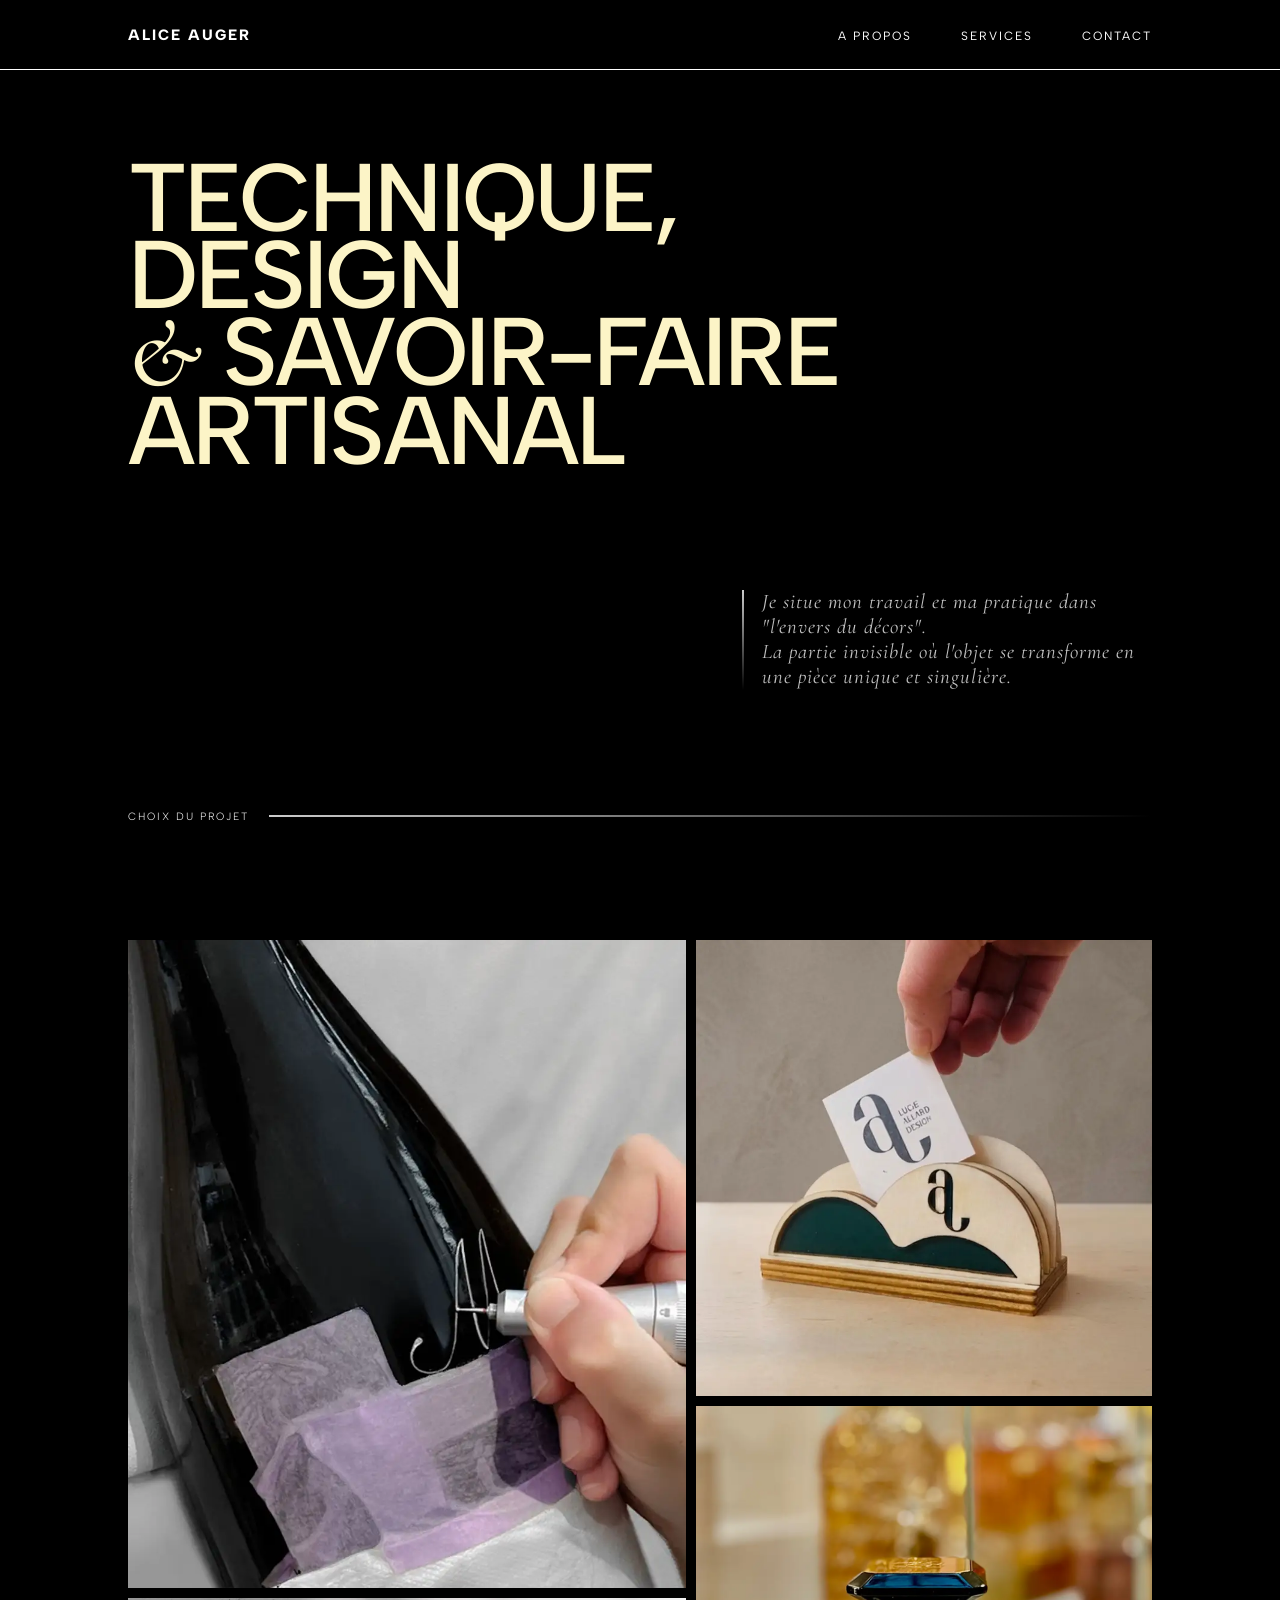
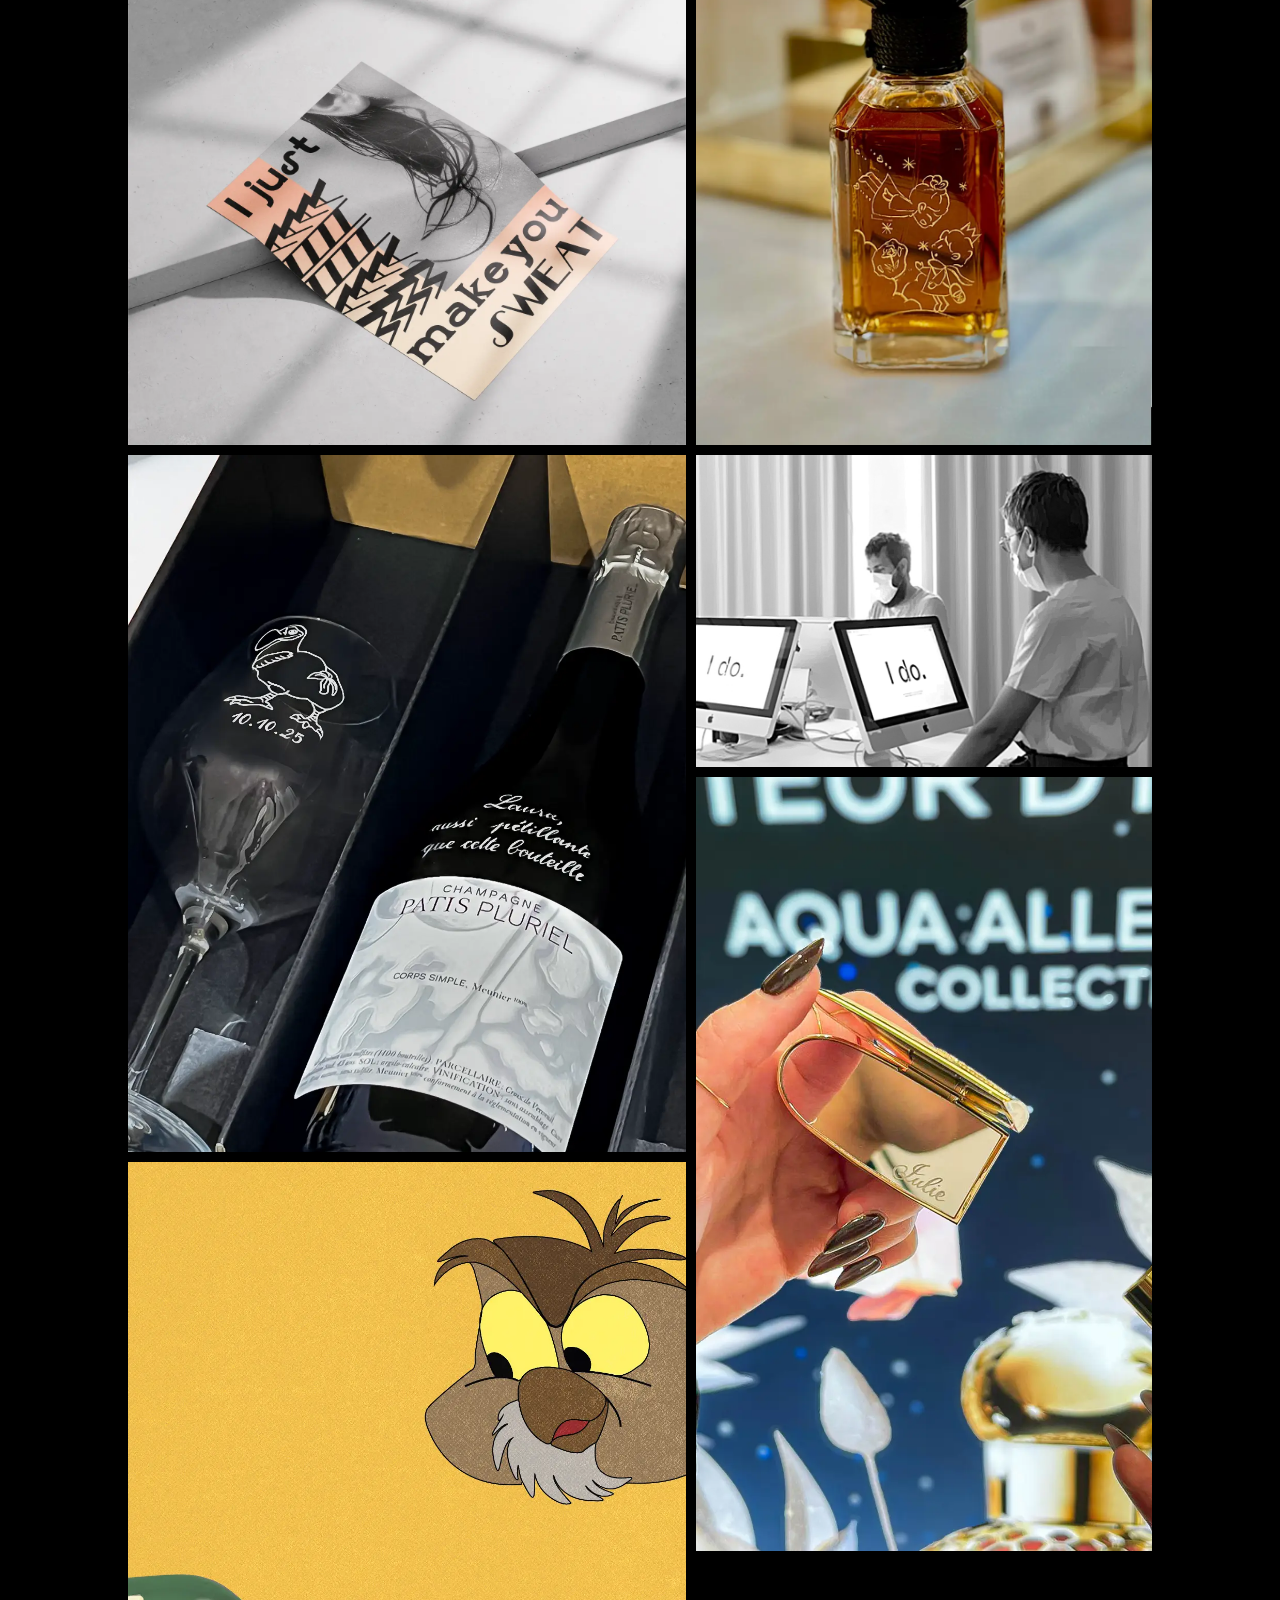
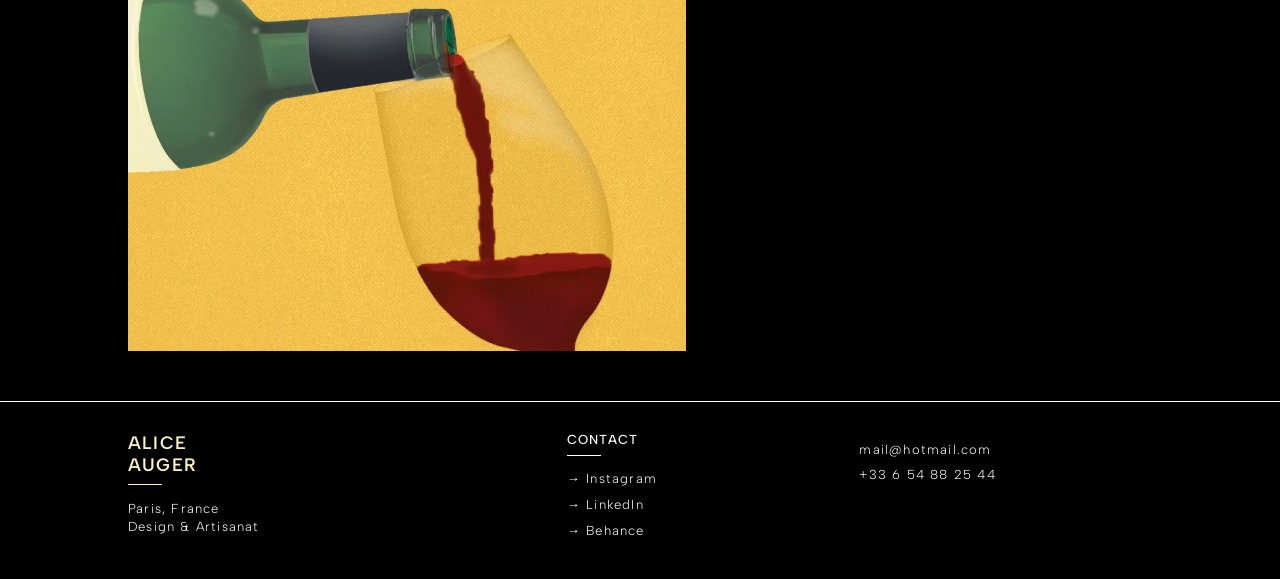
<file: index.html>
<!DOCTYPE html>
<html lang="fr">

<head>
    <meta charset="UTF-8">
    <meta name="viewport" content="width=device-width, initial-scale=1.0">
    <title>Alice Auger | Portfolio </title>
    <link
        href="https://fonts.googleapis.com/css2?family=Albert+Sans:wght@300;400;600&family=Cormorant+Garamond:ital,wght@0,400;0,500;1,400&display=swap"
        rel="stylesheet">
    <link rel="stylesheet" href="css/style.css">
</head>
<div class="progress-bar"></div>

<body>

    <header>
        <div class="logo">
            <div class="reveal-mask">
                <div class="reveal-logo">ALICE AUGER</div>
            </div>
        </div>

        <input type="checkbox" id="burger-check">
        <label for="burger-check" class="hamburger">
            <span class="bar"></span>
            <span class="bar"></span>
            <span class="bar"></span>
        </label>

        <nav>
            <a href="sections.html">A PROPOS</a>
            <a href="sections2.html">SERVICES</a>
            <a href="sections3.html">CONTACT</a>
        </nav>
    </header>

    <main>
        <section class="hero">
            <h1 class="hero-title">
                <div class="reveal-mask">
                    <span class="reveal-text">Technique, <br>Design<br>
                        <span>&</span> Savoir-faire<br>
                        Artisanal</span>
                </div>

            </h1>

            <div class="hero-details">
                <div class="hero-col-left"></div>
                <div class="hero-col-right">
                    <div class="divider-line2"></div>

                    <div class="reveal-mask">
                        <span class="reveal-text">
                            <p>Je situe mon travail et ma pratique dans "l'envers du décors".<br>
                                 La partie invisible où
                                l'objet se transforme en une pièce unique et singulière.
                            </p>
                        </span>
                    </div>
                </div>
            </div>

            <div class="next-label" id="portfolio">
                <span class="txt-label">CHOIX DU PROJET</span>
                <div class="divider-line"></div>
            </div>
        </section>

        <section class="gallery">
            <div class="filter-nav">
                <button class="filter-btn active" data-filter="all">Tous</button>
                <button class="filter-btn" data-filter="graphisme">Graphisme</button>
                <button class="filter-btn" data-filter="artisanat">Artisanat</button>
            </div>

            <div class="grid-layout">

                <!---------------PROJET N°1. VOLATILES--------------->
                <div class="grid-item item-main artisanat">
                    <a href="projet-page.html?id=volatiles-paris">
                        <img src="image/home/volatiles1.webp" alt="animation gravure">
                        <div class="item-overlay">
                            <div class="category">
                                <div class="divider-line3"></div>
                                EVENEMENT GRAVURE
                            </div>
                            <div class="project-name">Volatiles
                                <div class="project-date">2025-2026</div>
                            </div>
                        </div>
                    </a>
                </div>

                <!---------------PROJET N°. LUCIE--------------->
                <div class="grid-item item-side graphisme">
                    <a href="projet-page.html?id=lucie-allard">
                        <img src="image/home/lucie .webp" alt="lucie allard design">

                        <div class="item-overlay">
                            <div class="category">
                                <div class="divider-line3"></div>
                                IDENTITÉ VISUELLE
                            </div>

                            <div class="project-info-bottom">
                                <div class="project-name">Lucie Allard Design</div>
                                <div class="project-date">2024</div>
                            </div>
                        </div>
                    </a>
                </div>

                <!---------------PROJET N°3. CARAFE THUIZAT--------------->
                <div class="grid-item item-main artisanat">

                    <a href="projet-page.html?id=thuizat-carafe">
                        <img src="image/home/GLH-9.webp" alt="gravure signature">
                        <div class="item-overlay">
                            <div class="category">
                                <div class="divider-line3"></div>
                                DESIGN & GRAVURE
                            </div>
                            <div class="project-name">Gravure <br> Carafe Riedel
                                <div class="project-date">2025</div>
                            </div>
                        </div>
                    </a>
                </div>

                <!---------------PROJET N°4. JAAJ--------------->
                <div class="grid-item item-side graphisme">
                    <a href="projet-page.html?id=jaaj-ttf">
                        <img src="image/home/jaaj-2.webp" alt="jaaj-ttf">
                        <div class="item-overlay">
                            <div class="category">
                                <div class="divider-line3"></div>
                                DESIGN TYPOGRAPHIQUE
                            </div>
                            <div class="project-name">Jaaj.ttf
                                <div class="project-date">2019</div>
                            </div>
                        </div>
                    </a>
                </div>


                <!---------------PROJET N°5. GRAVURE PERSO--------------->
                <div class="grid-item item-main artisanat">
                    <a href="projet-page.html?id=perso">
                        <img src="image/home/client-illu(3).webp" alt="design perso gravure">
                        <div class="item-overlay">
                            <div class="category">
                                <div class="divider-line3"></div>
                                RECHERCHE & CREATION
                            </div>
                            <div class="project-name">Design & Artisanat
                                <div class="project-date">depuis 2024</div>
                            </div>
                        </div>
                    </a>
                </div>

                <!---------------PROJET N°6. LIRE--------------->
                <div class="grid-item item-side graphisme">
                    <a href="projet-page.html?id=memoire">
                        <img src="image/home/id.webp" alt="design d'interface">
                        <div class="item-overlay">
                            <div class="category">
                                <div class="divider-line3"></div>
                                DESIGN GRAPHIQUE & NUMERIQUE
                            </div>
                            <div class="project-name">I DO.
                                <div class="project-date">2019-2021</div>
                            </div>
                        </div>
                    </a>
                </div>
                <!---------------PROJET N°7. LVMH--------------->
                <div class="grid-item item-main artisanat">
                    <a href="projet-page.html?id=lvmh">
                        <img src="image/home/anim-calli(1).webp" alt="gravure boutique paris">
                        <div class="item-overlay">
                            <div class="category">
                                <div class="divider-line3"></div>
                                ANIMATION GRAVURE
                            </div>
                            <div class="project-name">Partout à Paris
                                <div class="project-date">depuis 2019</div>
                            </div>
                        </div>
                    </a>
                </div>

                <!---------------PROJET N°8. HIBOU--------------->
                <div class="grid-item item-main graphisme">
                    <a href="projet-page.html?id=archi-lucas">
                        <img src="image/home/archi2.webp" alt="design graphique et illustration">
                        <div class="item-overlay">
                            <div class="category">
                                <div class="divider-line3"></div>
                                GRAPHISME & ILLUSTRATION
                            </div>
                            <div class="project-name">L'archimede
                                <div class="project-date">2022</div>
                            </div>
                        </div>
                    </a>
                </div>

            </div>
        </section>
    </main>

    <footer>
        <div class="footer-wrap">
            <div class="f-col">
                <div class="f-logo">ALICE AUGER</div>
                <p class="f-sub">Paris, France<br>Design & Artisanat</p>
            </div>
            <div class="f-col ">
                <h1 class="f-title">CONTACT</h1>
                <a href="#">→ Instagram</a>
                <a href="#">→ LinkedIn</a>
                <a href="#">→ Behance</a>
            </div>
            <div class="f-col1">
                <p>mail@hotmail.com</p>
                <p>+33 6 54 88 25 44</p>

            </div>
        </div>
    </footer>
    <script src="js/data.js"></script>
    <script src="js/script.js"></script>
</body>

</html>
</file>
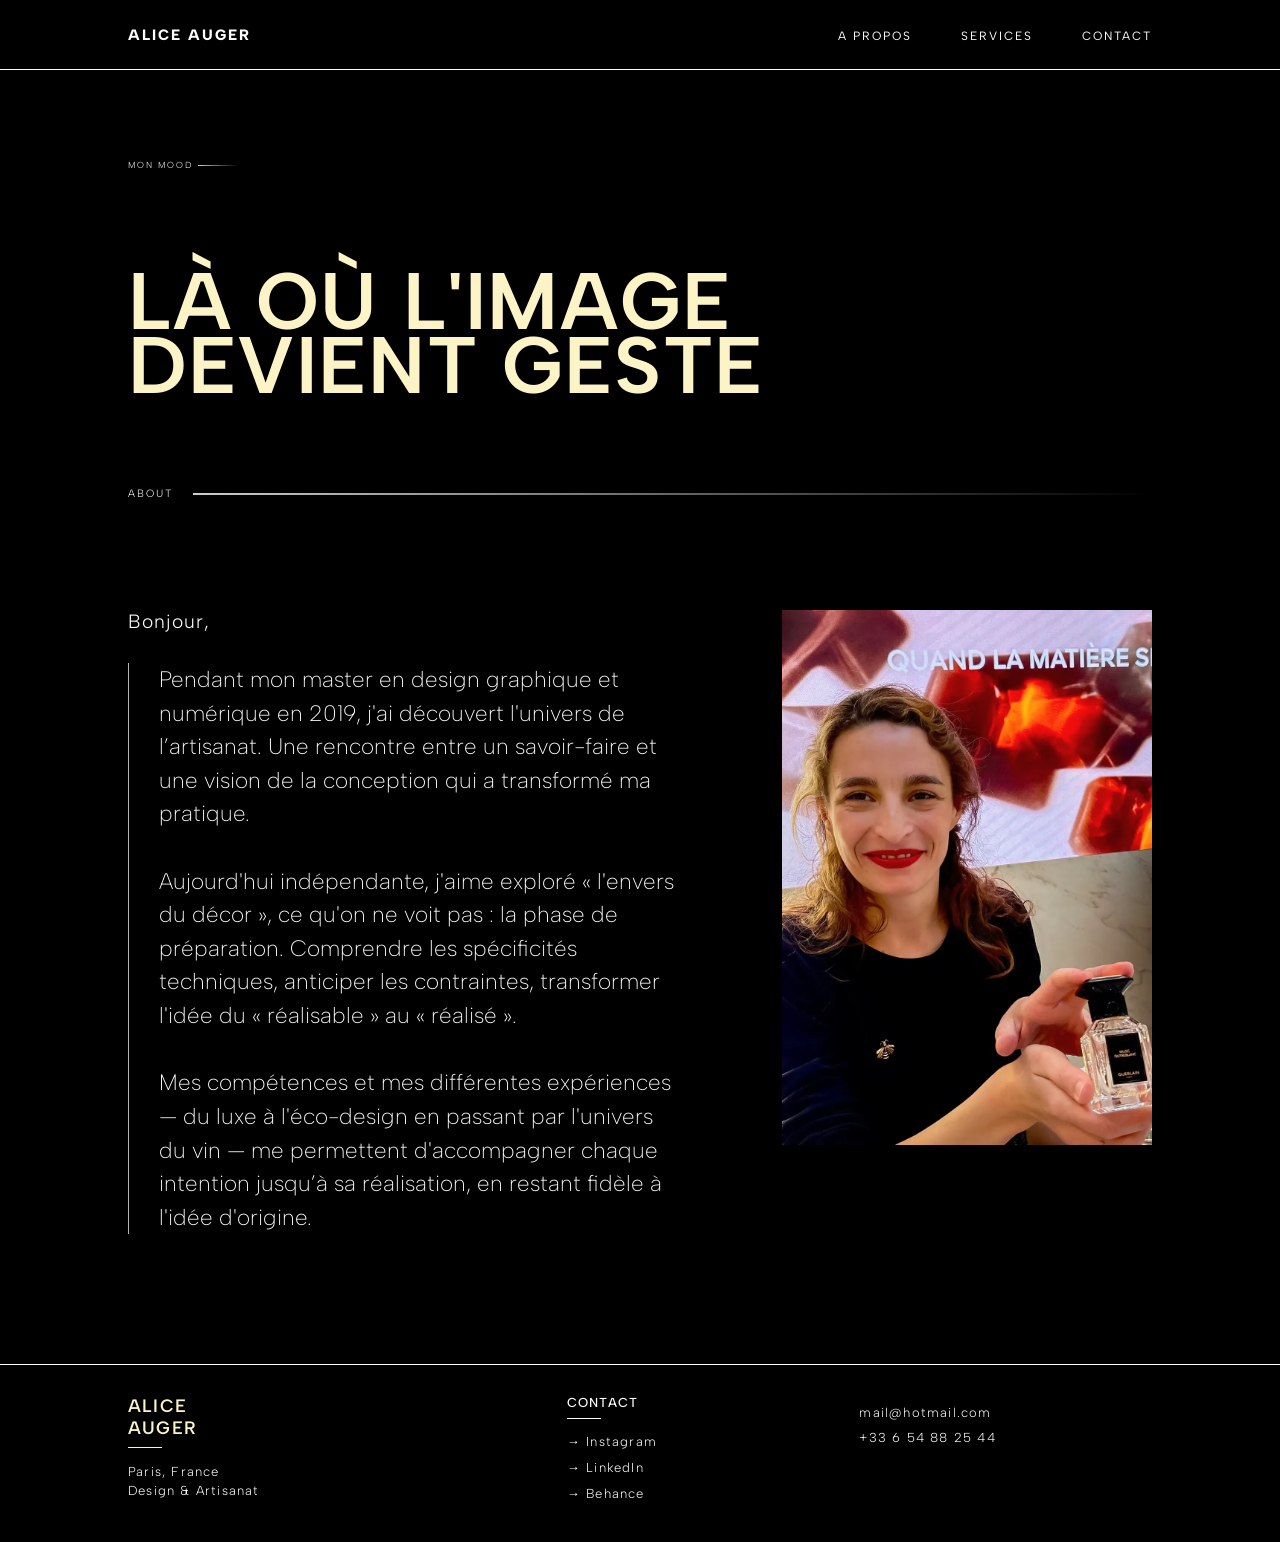
<file: sections.html>
<!DOCTYPE html>
<html lang="fr">

<head>
    <meta charset="UTF-8">
    <meta name="viewport" content="width=device-width, initial-scale=1.0">
    <title>Nom du Projet | Alice Auger</title>
    <link rel="stylesheet" href="css/style.css">
    <link rel="stylesheet" href="css/projet-page.css">
    <link rel="stylesheet" href="css/sections.css">

</head>

<body>
    <div class="progress-bar"></div>
    <header>
        <div class="logo">
            <div class="reveal-mask">
                <a href="index.html">
                    <div class="reveal-logo">ALICE AUGER</div>
                </a>
            </div>
        </div>

        <input type="checkbox" id="burger-check">
        <label for="burger-check" class="hamburger">
            <span class="bar"></span>
            <span class="bar"></span>
            <span class="bar"></span>
        </label>

        <nav>
            <a href="#">A PROPOS</a>
            <a href="sections2.html">SERVICES</a>
            <a href="sections3.html">CONTACT</a>
        </nav>
    </header>

    <main>
   

        <section class="hero about-hero">
            <div class="about-title-area">
                <div class="about-title">
                    <div class="reveal-mask">
                        <div class="category about-category">
                            MON MOOD <div class="divider-line3"></div>
                        </div>
                    </div>
                    <div class="reveal-mask">
                        <div class="about-name name-project reveal-text">
                            Là où l'image <br>devient geste
                        </div>
                    </div>
                </div>

            </div>

            </div>
            <div class="next-label">
                <span class="txt-label">ABOUT</span>
                <div class="divider-line"></div>
            </div>
        </section>

        <section class="about-content-section">
            <div class="about-grid">
                <div class="about-text-block">
                    <h2 class="details-title">Bonjour,</h2>
                    <div class="inner-text-content">
                        <p>
                            Pendant mon master en design graphique et numérique en 2019, j'ai découvert l'univers de
                            l’artisanat. Une rencontre entre un savoir-faire et une vision de la conception qui a
                            transformé ma pratique.<br><br>

                            Aujourd'hui indépendante, j'aime exploré « l'envers du décor », ce qu'on ne voit pas :
                            la phase de préparation. Comprendre les spécificités techniques, anticiper les contraintes,
                            transformer l'idée du « réalisable » au « réalisé ».
<br><br>
                            Mes compétences et mes différentes expériences — du luxe à l'éco-design en passant par
                            l'univers du vin — me permettent d'accompagner chaque intention jusqu’à sa réalisation, en restant fidèle à l'idée d'origine.

                        </p>
                    </div>
                </div>

                <div class="about-image-block">
                    <img src="image/glh-1.webp" alt="Studio View">
                </div>
            </div>
        </section>
  
    </main>
    <footer>
        <div class="footer-wrap">
            <div class="f-col">
                <div class="f-logo">ALICE AUGER</div>
                <p class="f-sub">Paris, France<br>Design & Artisanat</p>
            </div>
            <div class="f-col ">
                <h1 class="f-title">CONTACT</h1>
                <a href="#">→ Instagram</a>
                <a href="#">→ LinkedIn</a>
                <a href="#">→ Behance</a>
            </div>
            <div class="f-col1">
                <p>mail@hotmail.com</p>
                <p>+33 6 54 88 25 44</p>

            </div>
        </div>
    </footer>
    <script src="js/data.js"></script>
    <script src="js/script.js"></script>
    <script src="js/projet-manager.js"></script>

</body>

</html>
</file>
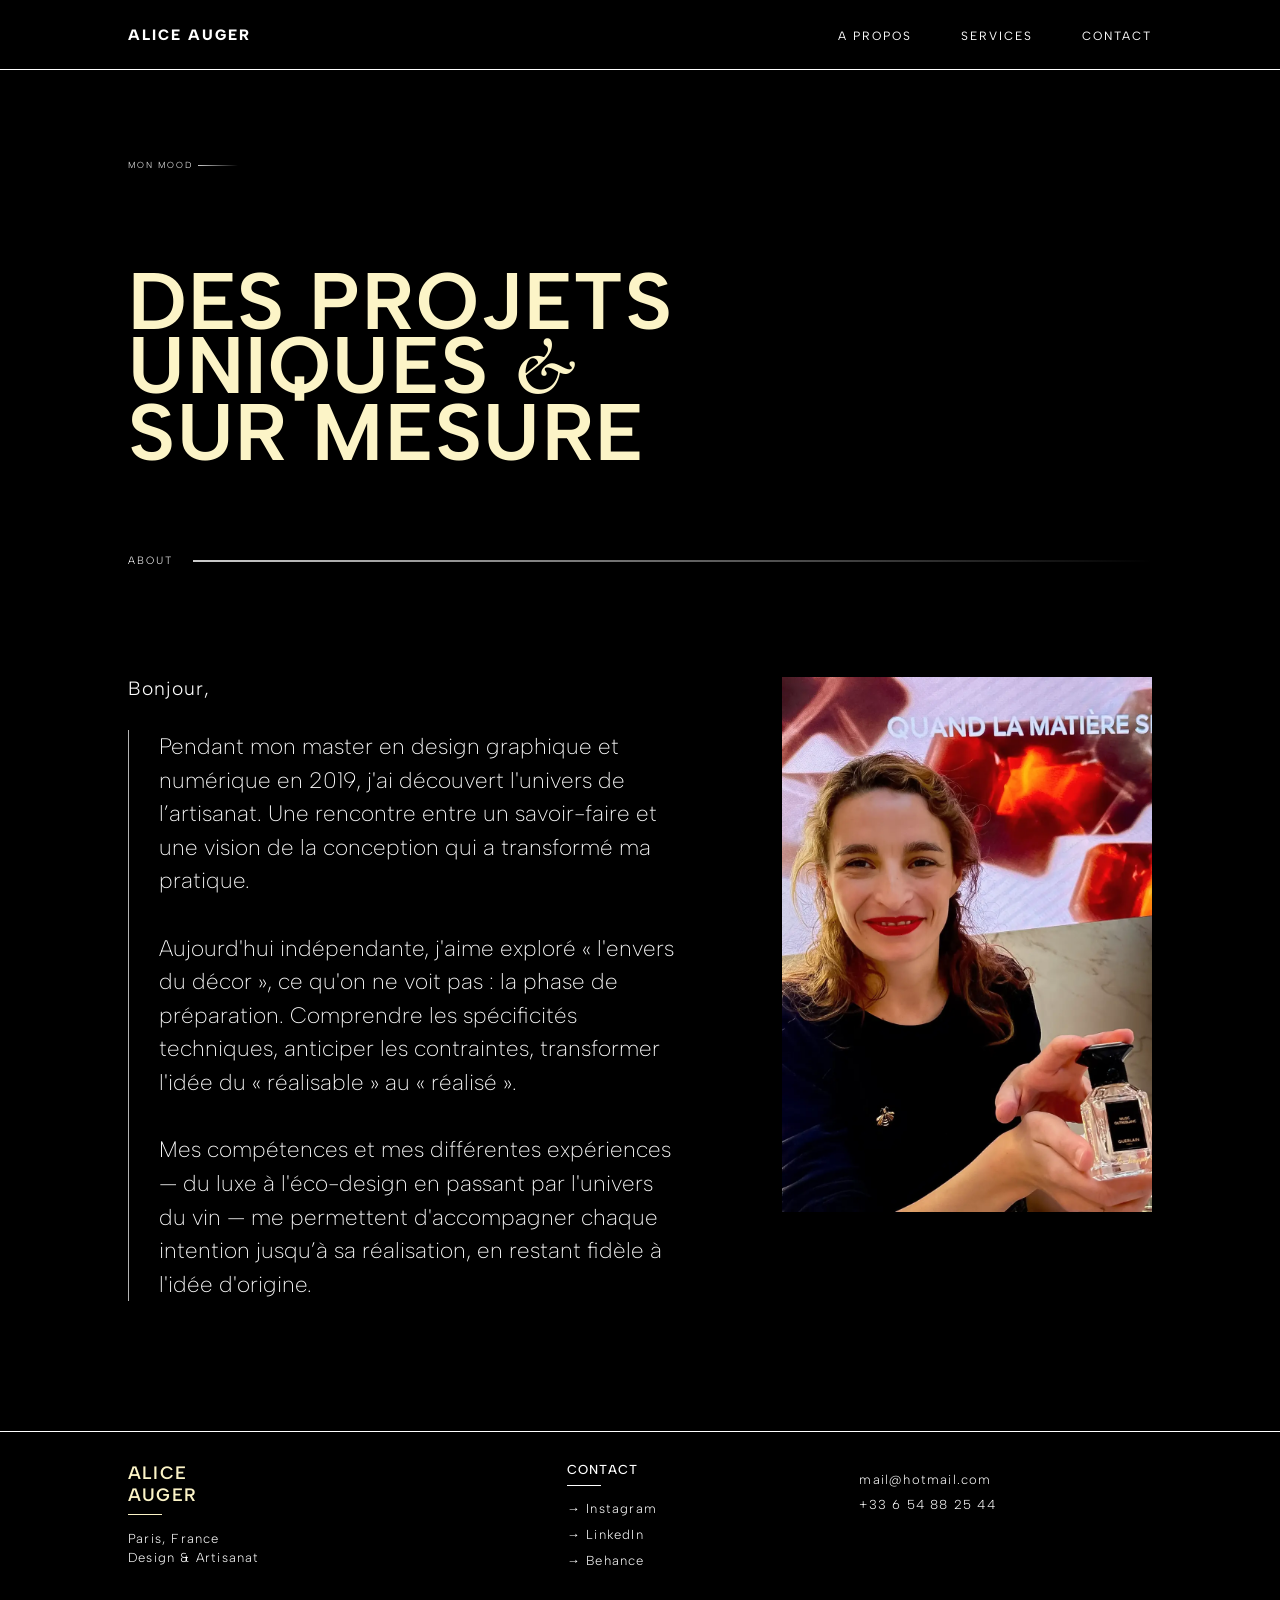
<file: sections2.html>
<!DOCTYPE html>
<html lang="fr">

<head>
    <meta charset="UTF-8">
    <meta name="viewport" content="width=device-width, initial-scale=1.0">
    <title>Nom du Projet | Alice Auger</title>
    <link rel="stylesheet" href="css/style.css">
    <link rel="stylesheet" href="css/projet-page.css">
    <link rel="stylesheet" href="css/sections.css">

</head>

<body>
    <div class="progress-bar"></div>
    <header>
        <div class="logo">
            <div class="reveal-mask">
                <a href="index.html">
                    <div class="reveal-logo">ALICE AUGER</div>
                </a>
            </div>
        </div>

        <input type="checkbox" id="burger-check">
        <label for="burger-check" class="hamburger">
            <span class="bar"></span>
            <span class="bar"></span>
            <span class="bar"></span>
        </label>

        <nav>
            <a href="sections.html">A PROPOS</a>
            <a href="sections2.html">SERVICES</a>
            <a href="sections3.html">CONTACT</a>
        </nav>
    </header>

    <main>
   

        <section class="hero about-hero">
            <div class="about-title-area">
                <div class="about-title">
                    <div class="reveal-mask">
                        <div class="category about-category">
                            MON MOOD <div class="divider-line3"></div>
                        </div>
                    </div>
                    <div class="reveal-mask">
                        <div class="about-name name-project reveal-text">
                       Des projets <br>uniques <span>&</span><br>sur Mesure
                        </div>
                    </div>
                </div>

            </div>

            </div>
            <div class="next-label">
                <span class="txt-label">ABOUT</span>
                <div class="divider-line"></div>
            </div>
        </section>

        <section class="about-content-section">
            <div class="about-grid">
                <div class="about-text-block">
                    <h2 class="details-title">Bonjour,</h2>
                    <div class="inner-text-content">
                        <p>
                            Pendant mon master en design graphique et numérique en 2019, j'ai découvert l'univers de
                            l’artisanat. Une rencontre entre un savoir-faire et une vision de la conception qui a
                            transformé ma pratique.<br><br>

                            Aujourd'hui indépendante, j'aime exploré « l'envers du décor », ce qu'on ne voit pas :
                            la phase de préparation. Comprendre les spécificités techniques, anticiper les contraintes,
                            transformer l'idée du « réalisable » au « réalisé ».
<br><br>
                            Mes compétences et mes différentes expériences — du luxe à l'éco-design en passant par
                            l'univers du vin — me permettent d'accompagner chaque intention jusqu’à sa réalisation, en restant fidèle à l'idée d'origine.

                        </p>
                    </div>
                </div>

                <div class="about-image-block">
                    <img src="image/glh-1.webp" alt="Studio View">
                </div>
            </div>
        </section>
  
    </main>
    <footer>
        <div class="footer-wrap">
            <div class="f-col">
                <div class="f-logo">ALICE AUGER</div>
                <p class="f-sub">Paris, France<br>Design & Artisanat</p>
            </div>
            <div class="f-col ">
                <h1 class="f-title">CONTACT</h1>
                <a href="#">→ Instagram</a>
                <a href="#">→ LinkedIn</a>
                <a href="#">→ Behance</a>
            </div>
            <div class="f-col1">
                <p>mail@hotmail.com</p>
                <p>+33 6 54 88 25 44</p>

            </div>
        </div>
    </footer>
    <script src="js/data.js"></script>
    <script src="js/script.js"></script>
    <script src="js/projet-manager.js"></script>

</body>

</html>
</file>
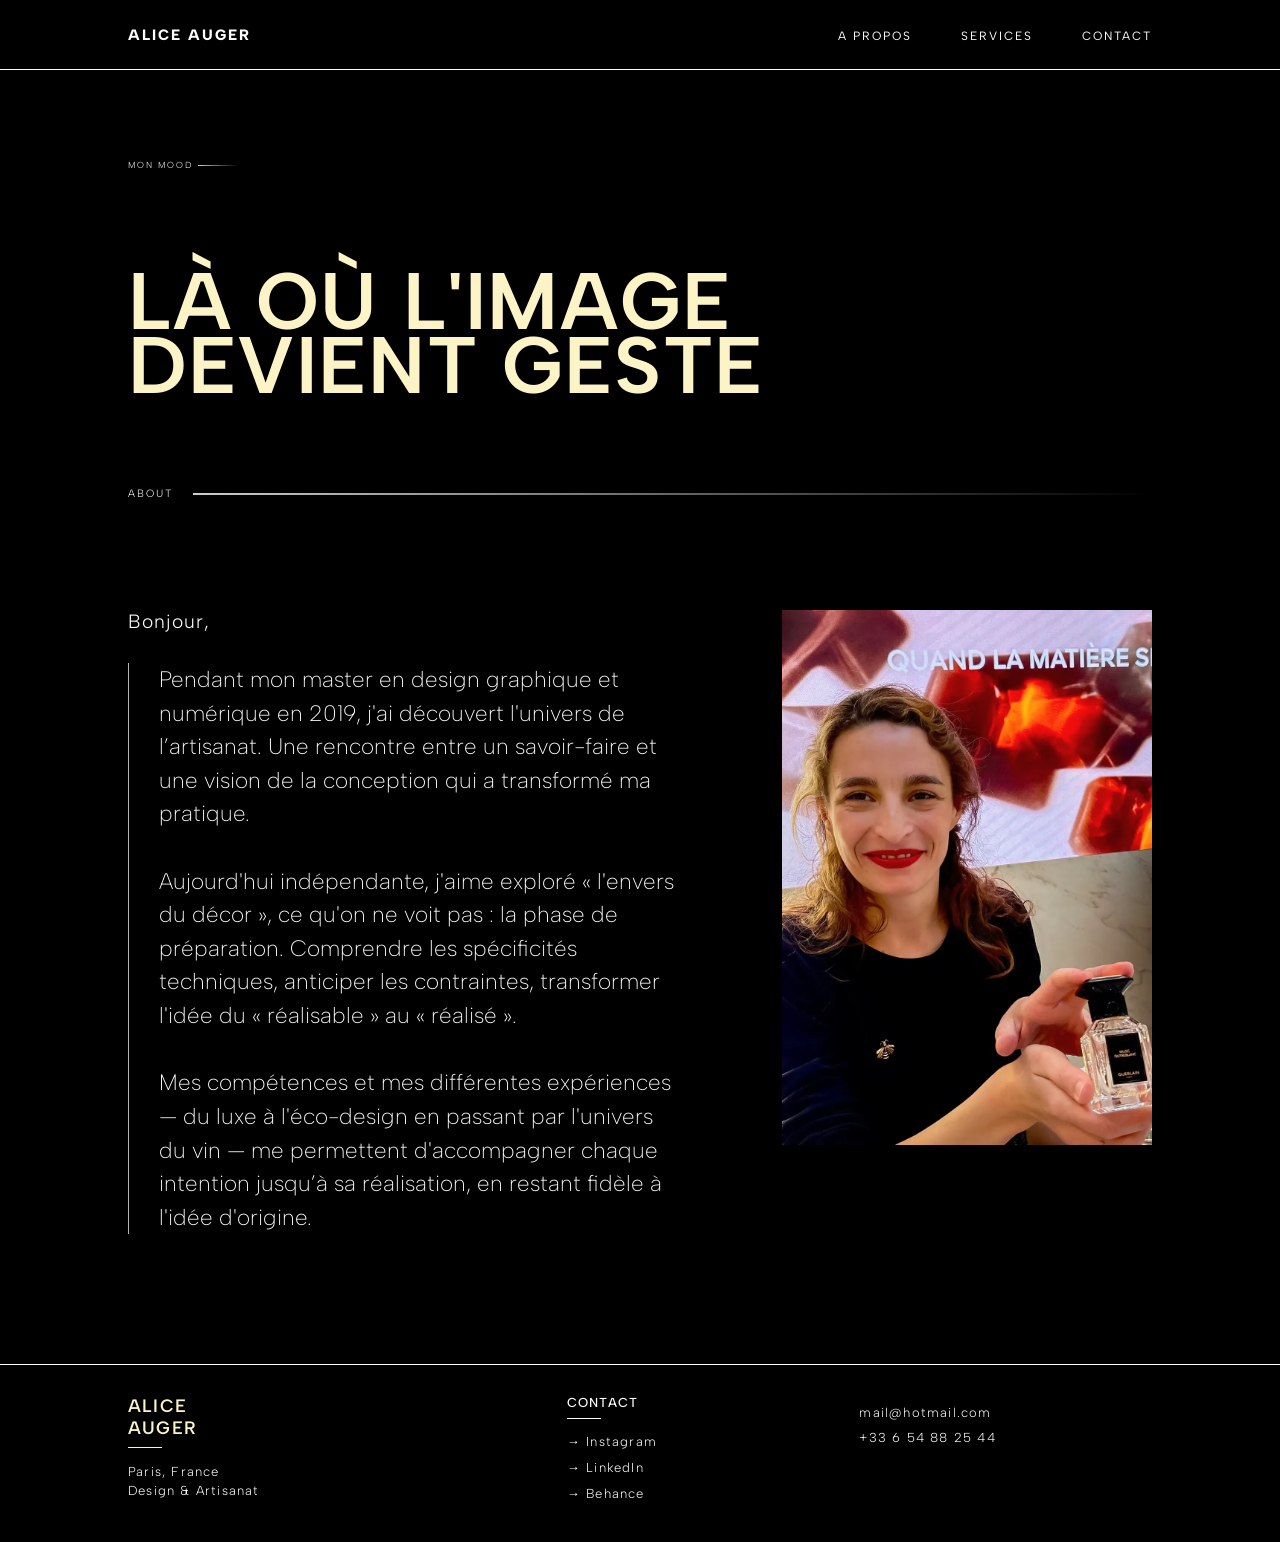
<file: sections3.html>
<!DOCTYPE html>
<html lang="fr">

<head>
    <meta charset="UTF-8">
    <meta name="viewport" content="width=device-width, initial-scale=1.0">
    <title>Nom du Projet | Alice Auger</title>
    <link rel="stylesheet" href="css/style.css">
    <link rel="stylesheet" href="css/projet-page.css">
    <link rel="stylesheet" href="css/sections.css">

</head>

<body>
    <div class="progress-bar"></div>
    <header>
        <div class="logo">
            <div class="reveal-mask">
                <a href="index.html">
                    <div class="reveal-logo">ALICE AUGER</div>
                </a>
            </div>
        </div>

        <input type="checkbox" id="burger-check">
        <label for="burger-check" class="hamburger">
            <span class="bar"></span>
            <span class="bar"></span>
            <span class="bar"></span>
        </label>

        <nav>
            <a href="sections.html">A PROPOS</a>
            <a href="sections2.html">SERVICES</a>
            <a href="#">CONTACT</a>
        </nav>
    </header>

    <main>
   

        <section class="hero about-hero">
            <div class="about-title-area">
                <div class="about-title">
                    <div class="reveal-mask">
                        <div class="category about-category">
                            MON MOOD <div class="divider-line3"></div>
                        </div>
                    </div>
                    <div class="reveal-mask">
                        <div class="about-name name-project reveal-text">
                            Là où l'image <br>devient geste
                        </div>
                    </div>
                </div>

            </div>

            </div>
            <div class="next-label">
                <span class="txt-label">ABOUT</span>
                <div class="divider-line"></div>
            </div>
        </section>

        <section class="about-content-section">
            <div class="about-grid">
                <div class="about-text-block">
                    <h2 class="details-title">Bonjour,</h2>
                    <div class="inner-text-content">
                        <p>
                            Pendant mon master en design graphique et numérique en 2019, j'ai découvert l'univers de
                            l’artisanat. Une rencontre entre un savoir-faire et une vision de la conception qui a
                            transformé ma pratique.<br><br>

                            Aujourd'hui indépendante, j'aime exploré « l'envers du décor », ce qu'on ne voit pas :
                            la phase de préparation. Comprendre les spécificités techniques, anticiper les contraintes,
                            transformer l'idée du « réalisable » au « réalisé ».
<br><br>
                            Mes compétences et mes différentes expériences — du luxe à l'éco-design en passant par
                            l'univers du vin — me permettent d'accompagner chaque intention jusqu’à sa réalisation, en restant fidèle à l'idée d'origine.

                        </p>
                    </div>
                </div>

                <div class="about-image-block">
                    <img src="image/glh-1.webp" alt="Studio View">
                </div>
            </div>
        </section>
  
    </main>
    <footer>
        <div class="footer-wrap">
            <div class="f-col">
                <div class="f-logo">ALICE AUGER</div>
                <p class="f-sub">Paris, France<br>Design & Artisanat</p>
            </div>
            <div class="f-col ">
                <h1 class="f-title">CONTACT</h1>
                <a href="#">→ Instagram</a>
                <a href="#">→ LinkedIn</a>
                <a href="#">→ Behance</a>
            </div>
            <div class="f-col1">
                <p>mail@hotmail.com</p>
                <p>+33 6 54 88 25 44</p>

            </div>
        </div>
    </footer>
    <script src="js/data.js"></script>
    <script src="js/script.js"></script>
    <script src="js/projet-manager.js"></script>

</body>

</html>
</file>
<file: css/style.css>
/* ==========================================================================
   --------------- POLICES-------------
   ========================================================================== */
@font-face {
    font-family: 'Albert Sans';
    src: url('../font/AlbertSans-VariableFont_wght.ttf') format('truetype');
    font-weight: 100 900;
    font-style: normal;
}

@font-face {
    font-family: 'Albert Sans';
    src: url('../font/AlbertSans-Italic-VariableFont_wght.ttf') format('truetype');
    font-weight: 100 900;
    font-style: italic;
}

@font-face {
    font-family: 'Cormorant Garamond';
    src: url('../font/CormorantGaramond-VariableFont_wght.ttf') format('truetype');
    font-weight: 100 900;
    font-style: normal;
}

@font-face {
    font-family: 'Cormorant Garamond';
    src: url('../font/CormorantGaramond-Italic-VariableFont_wght.ttf') format('truetype');
    font-weight: 100 900;
    font-style: italic;
}


/************************************************** ----------------VARIABLES --------------- 
******************************************************/

:root {
    --bg-color: #0a0a0a;
    --text-color: #FCF4C7;
    --hover-color: #868686;
    --border-color: rgba(255, 255, 255, 1);
    --black: #000000;
    --white: #FFFFFF;
    --line: linear-gradient(to right, rgba(255, 255, 255, 0.8), transparent);
    --line1: linear-gradient(to left, rgba(0, 0, 0, 0.8), transparent);
    --line2: linear-gradient(to bottom, rgba(255, 255, 255, 0.8), transparent);
    --font-serif: 'Cormorant Garamond';
    --font-sans: 'Albert Sans';
    --side-pad: 10vw;
    --fs-h1: clamp(2.5rem, 8vw, 6rem);
    --fs-h2: clamp(1.1rem, 2vw, 1.3rem);
    --fs-body: clamp(1rem, 1.2vw, 1.1rem);
    --fs-meta: clamp(0.8rem, 1vw, 1rem);
    --proj-h1: clamp(3.5rem, 6vw, 5rem);
    --proj-meta: clamp(0.5rem, 1vw, 0.6rem);
}


/************************************************************************************
---------------------------------------------STRUCTURE --------------- 
************************************************************************************/
html {
    scroll-behavior: smooth;
}

.progress-bar {
    position: fixed;
    top: 69px;
    left: 0;
    width: 0%;
    height: 4px;
    background-color: var(--text-color) !important;
    opacity: 0.8;
    z-index: 9999;
}

* {
    margin: 0;
    padding: 0;
    box-sizing: border-box;
}

body {
    background-color: var(--black);
    color: var(--white);
    font-family: var(--font-sans);
    overflow-x: hidden;
    font-size: var(--fs-body);
}

a,
button {
    text-decoration: none;
    background: none;
    border: none;
    color: inherit;
    font: inherit;
}


/************************************************** 
----------------0.SECTION HEADER --------------- 
******************************************************/

header {
    position: fixed;
    top: 0;
    width: 100%;
    height: 70px;
    padding: 0 var(--side-pad);
    display: flex;
    justify-content: space-between;
    align-items: center;
    border-bottom: 1px solid white;
    z-index: 1000;
    background: var(--black);
}

.logo {
    font-weight: 800;
    font-size: 15px;
    letter-spacing: 2px;
}

.reveal-logo {
    display: inline-block;
    opacity: 0;
    transform: translateY(-70%);
    animation: revealLogo 0.8s cubic-bezier(0.16, 1, 0.3, 1) forwards;
    animation-delay: 0.4s;
}

@keyframes revealLogo {
    to {
        transform: translateY(0);
        opacity: 1;
    }
}

/* --- Navigation Mobile --- */
header nav a {
    display: inline-block;
    opacity: 0;
    transform: translateY(-10px);
    animation: revealNAV 0.8s cubic-bezier(0.16, 1, 0.3, 1) forwards;
}

@keyframes revealNAV {
    0% {
        transform: translateY(-100%);
        opacity: 0;
    }

    100% {
        transform: translateY(0);
        opacity: 1;
    }
}

header nav a:nth-child(1) {
    animation-delay: 0.4s;
}

header nav a:nth-child(2) {
    animation-delay: 0.5s;
}

header nav a:nth-child(3) {
    animation-delay: 0.6s;
}

nav a {
    color: var(--white);
    text-decoration: none;
    font-size: 12px;
    margin-left: 45px;
    letter-spacing: 2px;
    font-weight: 400;
}

nav a:hover {
    color: var(--text-color);
    font-weight: 600;
}

#burger-check,
.hamburger {
    display: none;
}



/******MEDIA HEADER**********/



/************************************************** 
----------------1.SECTION HERO --------------- 
******************************************************/

.reveal-mask {
    overflow: hidden;
    display: block;
}

.reveal-text {
    display: inline-block;
    opacity: 0;
    transform: translateX(-100%);
    animation: revealUp 1.6s cubic-bezier(0.22, 1, 0.36, 1) forwards;
}

@keyframes revealUp {
    0% {
        opacity: 0;
        transform: translateX(-100%);
    }

    100% {
        opacity: 1;
        transform: translateX(0);
    }
}

.divider-line {
    width: 0;
    height: 2px;
    background: var(--line);
    animation: extendLine 1.6s cubic-bezier(0.22, 1, 0.36, 1) forwards;
    animation-delay: 0.2s;
    /* Elle commence très tôt */
}

@keyframes extendLine {
    0% {
        width: 0;
    }

    100% {
        width: 100%;
    }
}



.divider-line2 {
    content: "";
    position: absolute;
    left: 0;
    top: 0;
    width: 2px;
    background: var(--line2);
    height: 0;
    /* On met un délai de 0.1s : elle commence AVANT le texte */
    animation: extendVertical 1.5s cubic-bezier(0.22, 1, 0.36, 1) forwards;
    animation-delay: 0.4s;
    /* Ajuste pour qu'elle accompagne le scroll ou l'entrée */
    z-index: 5;
    /* On s'assure qu'elle est au-dessus */
}

@keyframes extendVertical {
    0% {
        height: 0;
    }

    100% {
        height: 100%;
    }

    /* Elle fera toute la hauteur de la colonne */
}


.hero {
    padding: 160px var(--side-pad) 60px;
}

h1.hero-title .reveal-text {
    font-family: var(--font-sans);
    font-size: var(--fs-h1);
    line-height: 0.8;
    letter-spacing: -0.03em;
    font-weight: 550;
    font-style: normal;
    text-transform: uppercase;
    color: var(--text-color);

}

span {
    font-family: var(--font-serif);
    font-style: italic;
}

.hero-details {
    display: grid;
    grid-template-columns: 1.2fr 0.8fr;
    margin-top: 120px;
    margin-bottom: 120px;

}

.hero-col-right {
    position: relative;
    /* La ligne va se baser sur ce bloc */

}

.hero-col-right p {
    position: relative;
    padding-left: 20px;
    width: 100%;
    font-size: var(--fs-h2);
    letter-spacing: 1px;
    color: rgba(255, 255, 255, 0.753);
    font-style: italic;
    font-weight: 400;
    line-height: 1.55rem;
    font-family: var(--font-serif);
    margin-bottom: 0;
}

.next-label {
    display: flex;
    align-items: center;
    gap: 20px;
}

.txt-label {
    font-family: var(--font-sans);
    font-size: 0.66rem;
    font-weight: 300;
    font-style: normal;
    letter-spacing: 2px;
    color: var(--white);
    white-space: nowrap;
    text-transform: uppercase;
    align-items: center;
}

/************************************************** ----------------2.SECTION GALLERY --------------- 
******************************************************/

.gallery {
    padding: 0px var(--side-pad);
    margin-bottom: 50px;

}

.filter-nav {
    opacity: 0;
    transform: translateY(-20px);
    transition: all 1s ease;
    margin-bottom: 40px;
    display: flex;
    flex-wrap: wrap;
    gap: 40px;
}

.filter-nav.is-visible {
    opacity: 1;
    transform: translateY(0);
}

.filter-btn {
    background: none;
    border: none;
    color: var(--white);
    font-family: var(--font-sans);
    font-size: 12px;
    opacity: 0.4;
    transition: 0.3s;
    cursor: pointer;
    text-transform: uppercase;
    letter-spacing: 2px;
}

.filter-btn:hover {
    opacity: 1;
    color: var(--text-color);
}

.filter-btn.active {
    opacity: 1;
    border-bottom: 1px solid var(--text-color);
    color: var(--text-color);
    padding-bottom: 2px;
}

.grid-layout {
    display: grid;
    grid-template-columns: 1.1fr 0.9fr;
    width: 100%;
    height: auto;
    gap: 10px;
}

.grid-item {
    position: relative;
    overflow: hidden;
    width: 100%;
    height: auto;
    cursor: pointer;

    /* On utilise une seule transition pour tout gérer */
    opacity: 0;
    transform: translateY(20px);
    transition: opacity 0.6s cubic-bezier(0.4, 0, 0.2, 1),
        transform 0.6s cubic-bezier(0.4, 0, 0.2, 1);

    display: block;
    /* Toujours block par défaut */
}

/* --- ÉTAT VISIBLE (Quand on est dessus ou qu'on filtre) --- */
.grid-item.is-visible {
    opacity: 1 !important;
    transform: translateY(0) !important;
    pointer-events: auto;
}

/* --- ÉTAT CACHÉ PHYSIQUEMENT (Sortie de la grille) --- */
.grid-item.filtering-out {
    display: none !important;
}

/* Optionnel : ajouter un petit délai entre chaque image pour un effet de cascade */
.grid-item:nth-child(1) {
    transition-delay: 0.1s;
}

.grid-item:nth-child(2) {
    transition-delay: 0.15s;
}

.grid-item:nth-child(3) {
    transition-delay: 0.2s;
}

.item-main {
    grid-row: span 2;
  
}


/* --- FIX POUR LES IMAGES --- */
.grid-item img {
    width: 100%;
    height: 100%;
    object-fit: cover; /* INDISPENSABLE pour ne pas déformer */
    object-position: center; 
    display: block;
    transition: transform 0.8s cubic-bezier(0.22, 1, 0.36, 1),
                filter 0.8s cubic-bezier(0.22, 1, 0.36, 1);
}

.grid-item.hidden {
    display: none;
}

/* LOGIQUE HOVER : Seulement pour Desktop (Souris) */
@media (hover: hover) and (min-width: 1025px) {
    .grid-item:hover img {
        opacity: 0.6;
        transform: scale(1.05);
        filter: blur(1px);
        filter: brightness(0.8);

    }

    .grid-item .item-overlay {
        opacity: 0;
    }

    .grid-item:hover .item-overlay {
        opacity: 1;
    }
}

.item-overlay {
    position: absolute;
    inset: 0;
    opacity: 0;
    /* Caché par défaut */
    background: radial-gradient(ellipse at center, rgba(0, 0, 0, 0) 50%, rgba(0, 0, 0, 0.6) 100%);
    display: flex;
    flex-direction: column;
    justify-content: space-between;
    padding: 30px;
    /* Transition pour l'apparition en fondu */
    transition: opacity 0.5s ease;
    z-index: 2;
}

.divider-line3 {
    background: var(--line);
    width: 40px;
    height: 1px;
    content: "";
}

.category {
    font-size: clamp(0.5rem, 2vw, 0.55rem);
    font-family: var(--font-sans);
    letter-spacing: 2px;
    font-weight: 300;
    text-transform: uppercase;
    display: flex;
    align-items: center;
    gap: 5px;
    margin-bottom: 7px;
}

.project-name {
    font-family: var(--font-sans);
    font-size: clamp(1.9rem, 3vw, 2.6rem);
    font-weight: 700;
}

.project-date {
    font-family: var(--font-serif);
    letter-spacing: 1px;
    font-size: var(--fs-meta);
    font-weight: 200;
}

/************************************************** ----------------3.SECTION FOOTER --------------- 
******************************************************/
footer {
    border-top: 1px solid white;
    padding: 10px var(--side-pad);
}

.footer-wrap {
    display: grid;
    grid-template-columns: 1.5fr 1fr 1fr;
    padding: 20px 0 20px;
    letter-spacing: 1.2px;
}

.f-logo {
    font-size: 18px;
    font-weight: 600;
    margin-bottom: 15px;
    width: 34px;
    color: var(--text-color);
    border-bottom: 1px solid var(--text-color);
    padding-bottom: 8px;
}

.f-col a {
    color: white;
    text-decoration: none;
    transition: 0.3s;
}

.f-col a:hover {
    opacity: 0.5;
    padding-left: 5px;
}


.f-col1 {
    margin-top: 10px;
    margin-bottom: 15px;
}

.f-sub {
    line-height: 1.4;
}

.f-title {
    font-size: 13px;
    font-weight: 500;
    margin-bottom: 15px;
    width: 34px;
    color: var(--white);
    border-bottom: 1px solid var(--white);
    padding-bottom: 8px;
}

.footer-wrap a,
.footer-wrap p {
    color: var(--white);
    text-decoration: none;
    font-size: 13px;
    margin-bottom: 10px;
    display: block;
    font-weight: 300;
}


/************************************************** ----------------.RESPONSIVE --------------- 
******************************************************/

@media (max-width: 1024px) {
    :root {
        --side-pad: 40px;
    }

    .hero {
        padding: 120px var(--side-pad) 40px;
    }

    .hero-title {
        font-size: 2.5rem;
    }

    .hero-details {
        grid-template-columns: 1fr;
        padding-left: 0;
        width: 100%;

    }

    .hero-col-left {
        display: none;
    }

    .hero-col-right p {
        max-width: 89%;
        padding: none;
    }

    .item-overlay {
        opacity: 1;
        /* Fixé sur mobile pour lecture */
        padding: 20px;
        background: radial-gradient(ellipse at center, rgba(0, 0, 0, 0) 50%, rgba(0, 0, 0, 0.6) 100%);
    }

    .grid-item img {
        transform: none !important;
        /* Pas de zoom sur mobile */
    }

    .grid-layout {
        grid-template-columns: 1fr;
    }

.item-main,
    .grid-item {
        height: auto; /* On annule le 500px fixe */
        aspect-ratio: 1 / 1; /* On passe tout en carré sur mobile, c'est plus propre */
    }

    .filter-nav button {
        font-size: 0.7em;
    }

    .item-overlay .category {
        letter-spacing: 1px;
        font-weight: 500;
    }

    .f-col a:hover {
        opacity: 1;
        padding-left: 0;
    }
}

@media (max-width: 768px) {


    header {
        padding: 0px var(--side-pad);
        height: 70px;
        overflow: hidden;
    }



    .hamburger {
        display: flex;
        flex-direction: column;
        justify-content: space-between;
        width: 24px;
        height: 13px;
        cursor: pointer;
        z-index: 1100;
        position: relative;

    }

    .bar {
        width: 100%;
        height: 1px;
        background-color: var(--white);
        transition: all 0.4s ease;
    }

    header nav {
        position: fixed;
        top: 0;
        left: 0;
        width: 100%;
        height: 70px;
        background: var(--black);

        display: flex;
        align-items: center;
        justify-content: flex-end;
        padding-right: 70px;
        gap: 20px;
        clip-path: ellipse(0% 150% at 100% 50%);
        transition: clip-path 0.8s cubic-bezier(0.65, 0, 0.35, 1);
        z-index: 1050;
        pointer-events: none;

    }

    header nav a {
        margin-left: 0 !important;
        /* Supprime le gros 45px du desktop */
        font-size: 10px;
        letter-spacing: 1px;
        opacity: 0;
        /* Caché pour l'animation */
        transform: translateX(10px);
        transition: all 0.4s ease;
              padding-right: 10px;
    }

    #burger-check:checked~nav {
        clip-path: ellipse(150% 150% at 100% 50%);
        pointer-events: auto;
        display: flex;
    }

    #burger-check:checked~.hamburger .bar:nth-child(1) {
        transform: translateY(8px) rotate(45deg);
    }

    #burger-check:checked~.hamburger .bar:nth-child(2) {
        opacity: 0;
    }

    #burger-check:checked~.hamburger .bar:nth-child(3) {
        transform: translateY(-9px) rotate(-45deg);
    }

    .divider-line2 {
        animation: extendVertical 1.8s cubic-bezier(0.22, 1, 0.36, 1) forwards;
        animation-delay: 0.6s;
    }




.footer-wrap {
        grid-template-columns: 1fr 1fr; 
        gap: 40px; /* Espace généreux entre les sections (Logo / Contact / Social) */
        padding: 40px 0;
    }

    /* 2. On ajuste le logo pour qu'il ne soit pas perdu */
    .f-logo {
        font-size: 20px;
        margin-bottom: 20px;
        display: inline-block; /* Pour que la bordure ne fasse pas toute la largeur */
    }

    /* 3. On uniformise les colonnes */
    .f-col {
        width: 100%;
    }

    /* 4. On améliore la lisibilité des liens sur mobile */
    .footer-wrap a, 
    .footer-wrap p {
        font-size: 14px; /* Un peu plus grand pour faciliter le clic au doigt */
        margin-bottom: 12px;
        opacity: 0.8;
    }

    /* 5. On s'assure que les titres (CONTACT / FOLLOW) ressortent bien */
    .f-title {
        font-size: 11px;
        letter-spacing: 2px;
        margin-bottom: 20px;
        width: fit-content; /* La ligne sous le titre s'ajuste au texte */
    }
}




/* ANTI-HOVER LOGIC (Touch devices) */
@media (hover: none) {

    .grid-item:hover img,
    .project-item:hover img {
        transform: none !important;
        opacity: 1 !important;
    }

    .grid-item .item-overlay {
        opacity: 1 !important;
    }

    .next-project-link:hover .next-image-container {
        transform: translate(-50%, -50%) translateX(0) !important;
        opacity: 1 !important;
    }
}
</file>
<file: css/projet-page.css>
/* ==========================================================================
   1. SECTION HERO
   ========================================================================== */


.project-hero {
    font-family: var(--font-sans);
    padding: 180px var(--side-pad) 50px;
}

.project-title-area {
    font-family: var(--font-sans);
    width: 100%;
    display: grid;
    grid-template-columns: 1.4fr 0.6fr;
}

.project-title {
    width: 100%;

}

.project-details {
    display: flex;
    flex-direction: column;
    gap: 10px;
    padding-left: 30px;
}

/* État initial : décalé et invisible */
.reveal-right {
    opacity: 0;
    transform: translateX(100px);
    transition: opacity 1.5s cubic-bezier(0.16, 1, 0.3, 1),
        transform 1.5s cubic-bezier(0.16, 1, 0.3, 1);
    transition-delay: 0.2s;
    /* Délai léger pour laisser le titre apparaître avant */
}

/* État activé par le JS au scroll */
.reveal-right.is-visible {
    opacity: 1;
    transform: translateX(0);
}

.project-details span {
    font-family: var(--font-sans);
    font-style: normal;
    letter-spacing: 2px;
}

.meta-label {
    font-size: var(--proj-meta);
    color: #666;
    font-weight: 600;
    text-transform: uppercase;

}

.meta-value {
    font-weight: 280;
    margin-bottom: 35px;
    font-size: clamp(0.65rem, 2vw, 0.99rem);
    text-transform: uppercase;

}

.name-project {
    font-family: var(--font-sans);
    font-size:clamp(2.2rem, 8vw, 5rem);
    line-height: 0.85;
    /* Un peu plus de souffle entre les lignes si besoin */
    letter-spacing: 0.02em;
    margin-bottom: 2rem;
    font-weight: 550;
    font-style: normal;
    text-transform: uppercase;
    color: var(--text-color);
    padding-top: 20px;
    max-width: 90%;
    white-space: pre-line;
}

.description-text {
    width: 80%;
    font-family: var(--font-serif);
    margin-bottom: 80px;
    font-style: italic;
    font-size: var(--fs-h2);
    letter-spacing: 1px;
    line-height: 1.5;

}

.description-text p {
    width: 100%;
    white-space: pre-line;
    font-weight: 350;
    letter-spacing: 1.3px;
}

/* ==========================================================================
   2. SECTION GALLERY
   ========================================================================== */
/* ANIMATION REVEAL IMG */

.project-grid .reveal-mask {
    opacity: 0;
    transform: translateY(40px);
    transition: all 1s cubic-bezier(0.16, 1, 0.3, 1);
}

.project-grid .reveal-mask.is-visible {
    opacity: 1;
    transform: translateY(0);
}


.project-grid {
    padding: 0 var(--side-pad); /* On enlève le padding top/bottom ici pour gérer via margin */
    column-count: 2; 
    column-gap: 10px;          /* Espace horizontal égal à 20px */
    width: 100%;
    display: block;            /* Nécessaire pour column-count */
}

.project-item {
    width: 100%;
break-inside: avoid; /* Très important pour column-count */
    display: block;     /* Empêche de couper l'image entre deux colonnes */
    margin-bottom: 10px;       /* Espace vertical égal à 20px */
    overflow: hidden;
    background: #121212;
    position: relative;
}

.project-item img, .project-item video{
    width: 100%;
    height: 100%;
    object-fit: cover;
    display: block;
}



  .project-item.story { 
    aspect-ratio: 9 / 16; 
      
} 
        .project-item.portrait { 
            aspect-ratio: 3 / 4;

        } 
        .project-item.square { 
            aspect-ratio: 1 / 1; 
       
        }   
       .project-item.landscape { 
        aspect-ratio: 4 / 3; 
        
    } 


/* État par défaut : Son coupé, curseur OFF */
.video-gallery {
    cursor: url('../image/on.svg') 16 16, pointer !important;
    transition: filter 0.3s ease;
  
}

/* État activé : Son ON, curseur ON */
.video-gallery.sound-on {
    cursor: url('../image/off.svg') 16 16, pointer !important;
}

/* Optionnel : un petit effet visuel au survol pour montrer que c'est interactif */
.video-gallery:hover {
    filter: brightness(1.1);
}

/* ==========================================================================
   4. RESPONSIVE (MOBILE)
   ========================================================================== */
@media (min-width: 1025px) {

    .description-text p {
        width: 75%;

    }

    .description-text {
        margin-top: 180px;

    }

}

@media (max-width: 1025px) {


    .description-text p {
        margin-top: 60px;
        margin-bottom: 30px;
    }

}

@media (max-width: 768px) {

 .project-grid {
        display: flex;
        flex-direction: column; /* Force une seule colonne */
        column-count: 1;        /* Annule explicitement les colonnes */
        padding: 0 var(--side-pad);
   
    }

    .project-item {
         /* Espace vertical entre les images */
        width: 100%;
    }

    /* Optionnel : Ajuster les ratios pour que les images ne soient pas trop hautes */
    .project-item.story, 
    .project-item.portrait, 
    .project-item.tall { 
        aspect-ratio: 4 / 5; 
    }



    .project-title-area {
        display: block;
        /* Plus simple que flex ou grid pour du mobile vertical */
    }

    .description-text {
        width: 100%;
        /* Évite que le texte soit trop étroit sur petit écran */
        padding-top: 30px;
        margin-bottom: 40px;
    }


    .project-details {
        gap: 8px;
        padding-left: 0;
    }




    /* Optionnel : Ajustement du texte du Hero sur mobile */
    .meta-value {
        margin-bottom: 14px;
    }



}


.project-footer {
    display: grid;
    grid-template-columns: repeat(3, 1fr);

    padding: 50px var(--side-pad);
}

.back-btn {
    /* 1. On l'ancre par rapport au haut de la page, pas par rapport au texte */
    position: absolute; 
    top: 110px; /* Ajuste cette valeur pour qu'il soit aligné avec ton logo ou ton menu */
    left: var(--side-pad);
    z-index: 100;

    /* 2. Style visuel */
    text-decoration: none;
    font-family: var(--font-sans);
    font-size: 10px;
    letter-spacing: 2px;
    color: #a7a6a6;
    display: flex;
    align-items: center;
    gap: 8px;
    
    /* 3. Transition pour l'effet hover desktop */
    transition: opacity 0.3s ease, transform 0.3s ease;
}



/* --- EFFET HOVER (Desktop uniquement) --- */
@media (hover: hover) {
    .back-btn:hover {
 color:  #fcf4c7c7;
        transform: translateX(-5px); /* Petit décalage vers la gauche */
    }

    .back-btn:hover .arrow {
        transform: translateX(-3px);
    }
}



/* --- NAVIGATION FIN DE PAGE (INDEX + NEXT) --- */
/* --- ANIMATION DE RÉVÉLATION AU SCROLL --- */
.project-footer-nav {
    opacity: 0;
    transform: translateY(40px);
    transition: all 1s cubic-bezier(0.16, 1, 0.3, 1);
    padding: 10px var(--side-pad);
    border-top: 1px solid rgb(255, 255, 255);
    margin-top: 50px;
}

/* 2. État visible (Déclenché par le JS) */
.project-footer-nav.is-visible {
    opacity: 1;
    transform: translateY(0);
}


.category-index {
    display: flex;
    justify-content: space-between;
    /* Pousse Explorer à gauche et les liens à droite */
    align-items: center;
    padding: 30px 0;
    width: 100%;
}

.index-links {
    display: flex;
    gap: 60px;
    /* Espace entre INDEX, GRAPHISME, etc. */
}

.explore-label {
    font-size: 10px;
    letter-spacing: 3px;
    opacity: 0.5;
    font-weight: 600;
}



.index-links a {
    background: none;
    border: none;
    color: var(--white);
    font-family: var(--font-sans);
    font-size: 12px;
        opacity: 0.4;
    font-weight: 400;
    transition: 0.3s;
    cursor: pointer;
    text-transform: uppercase;
    letter-spacing: 2px;
}

.index-links a:hover {
    color: var(--text-color);
    opacity: 1;
}

.index-links a.active {
    opacity: 1;
    border-bottom: 1px solid var(--text-color);
    color: var(--text-color);
    padding-bottom: 2px;
}

.next-project-link {
    display: block;
    position: relative;
    text-align: center;
    padding: 90px 0;
    cursor: pointer;
    overflow: hidden;
    /* Pour contenir l'image au survol */
    margin-bottom: 60px;
    margin-top: 40px;
}

.next-content-wrapper {
    position: relative;
    z-index: 10;
    text-align: center;
}

.meta-next {
    font-family: var(--font-sans);
    font-size: 10px;
    letter-spacing: 4px;
    opacity: 0.6;
    display: block;
    margin-bottom: 20px;
    transition: opacity 0.4s ease;
}

.next-title {
    font-size: clamp(1.1rem, 8vw, 2.8rem);
    font-family: var(--font-sans);
    font-weight: 700;
    line-height: 1.1;
    text-transform: uppercase;
    transition: transform 0.6s cubic-bezier(0.16, 1, 0.3, 1);
}

/* L'IMAGE QUI APPARAIT AU SURVOL */
.next-image-container {
    position: absolute;
    top: 50%;
    left: 50%;
    width: 800px;
    /* Taille fixe ou 25vw */
    height: 800px;
    transform: translate(-50%, -50%) scale(0.8);
    opacity: 0;
    pointer-events: none;
    /* L'image ne doit pas bloquer le clic */
    transition: all 1s cubic-bezier(0.16, 1, 0.3, 1);
    z-index: -1;
    /* Derrière le texte */
}

.next-image-container img {
    width: 100%;
    height: 100%;
    object-fit: cover;
    opacity: 0.6;
}

/* --- LOGIQUE HOVER (DESKTOP UNIQUEMENT) --- */
@media (hover: hover) and (min-width: 1025px) {
    .next-project-link:hover .next-image-container {
        opacity: 1;
        transform: translate(-50%, -50%) scale(1);
    }

    .next-project-link:hover .next-title {
        transform: scale(1.02);
        color: var(--text-color);
    }

    .next-project-link:hover .meta-next {
        opacity: 1;
    }

}

/* --- LOGIQUE MOBILE & TABLETTE --- */

@media(min-width:1025px) {}

@media (max-width: 1024px) {


    /* On affiche l'image par défaut car il n'y a pas de hover */
    .next-image-container {
        display: block;
        /* On s'assure qu'elle n'est pas cachée */
        opacity: 0.8;
        /* Opacité réduite pour ne pas gêner la lecture */
        width: 60vw;
        /* Elle prend toute la largeur du bloc */
        height: 20vh;
        /* Et toute la hauteur */
        transform: translate(-50%, -50%) scale(1);
        /* Centrée */
        z-index: -1;
    }

    .next-image-container img {
        filter: brightness(90%) grayscale(10%);
        /* On assombrit l'image pour le contraste */
    }

    .next-title {
        font-size: clamp(1.4rem, 6vw, 1.7rem);
        /* Taille adaptée au mobile */
        color: var(--white);
        /* Le texte reste bien blanc par dessus */
    }

    .meta-next {
        opacity: 0.8;
    }

}

@media (max-width: 768px) {



    .explore-label {
        display: none;
        /* On cache Explorer comme convenu */
    }

    .category-index {
        justify-content: flex-end;
        /* On maintient l'alignement à droite */
        padding: 20px 0;
    }

    .index-links {
        gap: 20px;
        /* On réduit un peu l'écart pour le mobile */
    }

    .index-links a {
        font-size: 10px;
        letter-spacing: 1px;
    }
}
</file>
<file: css/sections.css>
/* --- HERO ABOUT --- */
.about-hero {
    padding-bottom: 60px;
}

/* On harmonise avec le style .name-project */
.about-name.name-project {
 font-size:clamp(2.2rem, 8vw, 5rem);    line-height: 0.8;

    margin-bottom: 90px;
    text-transform: uppercase;
    font-weight: 650;
    color: var(--text-color);
}

.about-category {
    margin-bottom: 15px;
}

/* --- SECTION CONTENU --- */
.about-content-section {
    padding: 50px var(--side-pad); /* On donne de l'air */
    margin-bottom: 80px;
}

.about-grid {
    display: grid;
    grid-template-columns: 1.2fr 0.8fr;
    gap: 100px; /* Espace confortable entre texte et image */
    align-items: start;
}

/* --- TEXTE --- */
.details-title {
    font-family: var(--font-sans);
    font-size: 1.2rem;
    font-weight: 320;
    margin-bottom: 30px;
    letter-spacing: 1px;
     color: white;
}

.inner-text-content {
    border-left: 0.5px solid  #ffffffb4;
    padding-left: 30px;
}

.inner-text-content p {
font-family: var(--font-sans);
    color: var(--white);
    font-size: clamp(1.1rem, 2.8vw, 1.4rem); /* Taille cohérente avec le site */
    line-height: 1.5;
    font-weight: 220;

}

/* --- IMAGE --- */
.about-image-block {
    position: relative;
   margin-top: 0;
}


.about-image-block img {
width: 100%;
    height: auto;
    display: block;
    object-fit: cover;

}



/* --- RESPONSIVE --- */
@media (max-width: 1024px) {
    .about-content-section {
        padding: 60px var(--side-pad);
    }

    .about-grid {
        grid-template-columns: 1fr;
        gap: 60px;
    }

 .about-image-block {
        width: 60%;        /* Réduit la largeur de l'image */
        margin: 0 auto;    /* La centre horizontalement */
        order: -1;         /* Elle reste au-dessus du texte */
    }

    .about-name.name-project {
        font-size: clamp(2rem, 9vw, 3.8rem);
   
    }
}

@media (max-width: 768px) {
    .inner-text-content {
        padding-left: 20px;
        border-left: 1px solid var(--text-color); /* Rappel de la couleur d'accentuation */
    }

    .inner-text-content p {
        font-size: 1.1rem;
    }
}
@media (max-width: 768px) {
    .about-image-block {
        width: 75%;        /* Un peu plus large sur petit téléphone pour rester lisible */
    }
}
</file>
